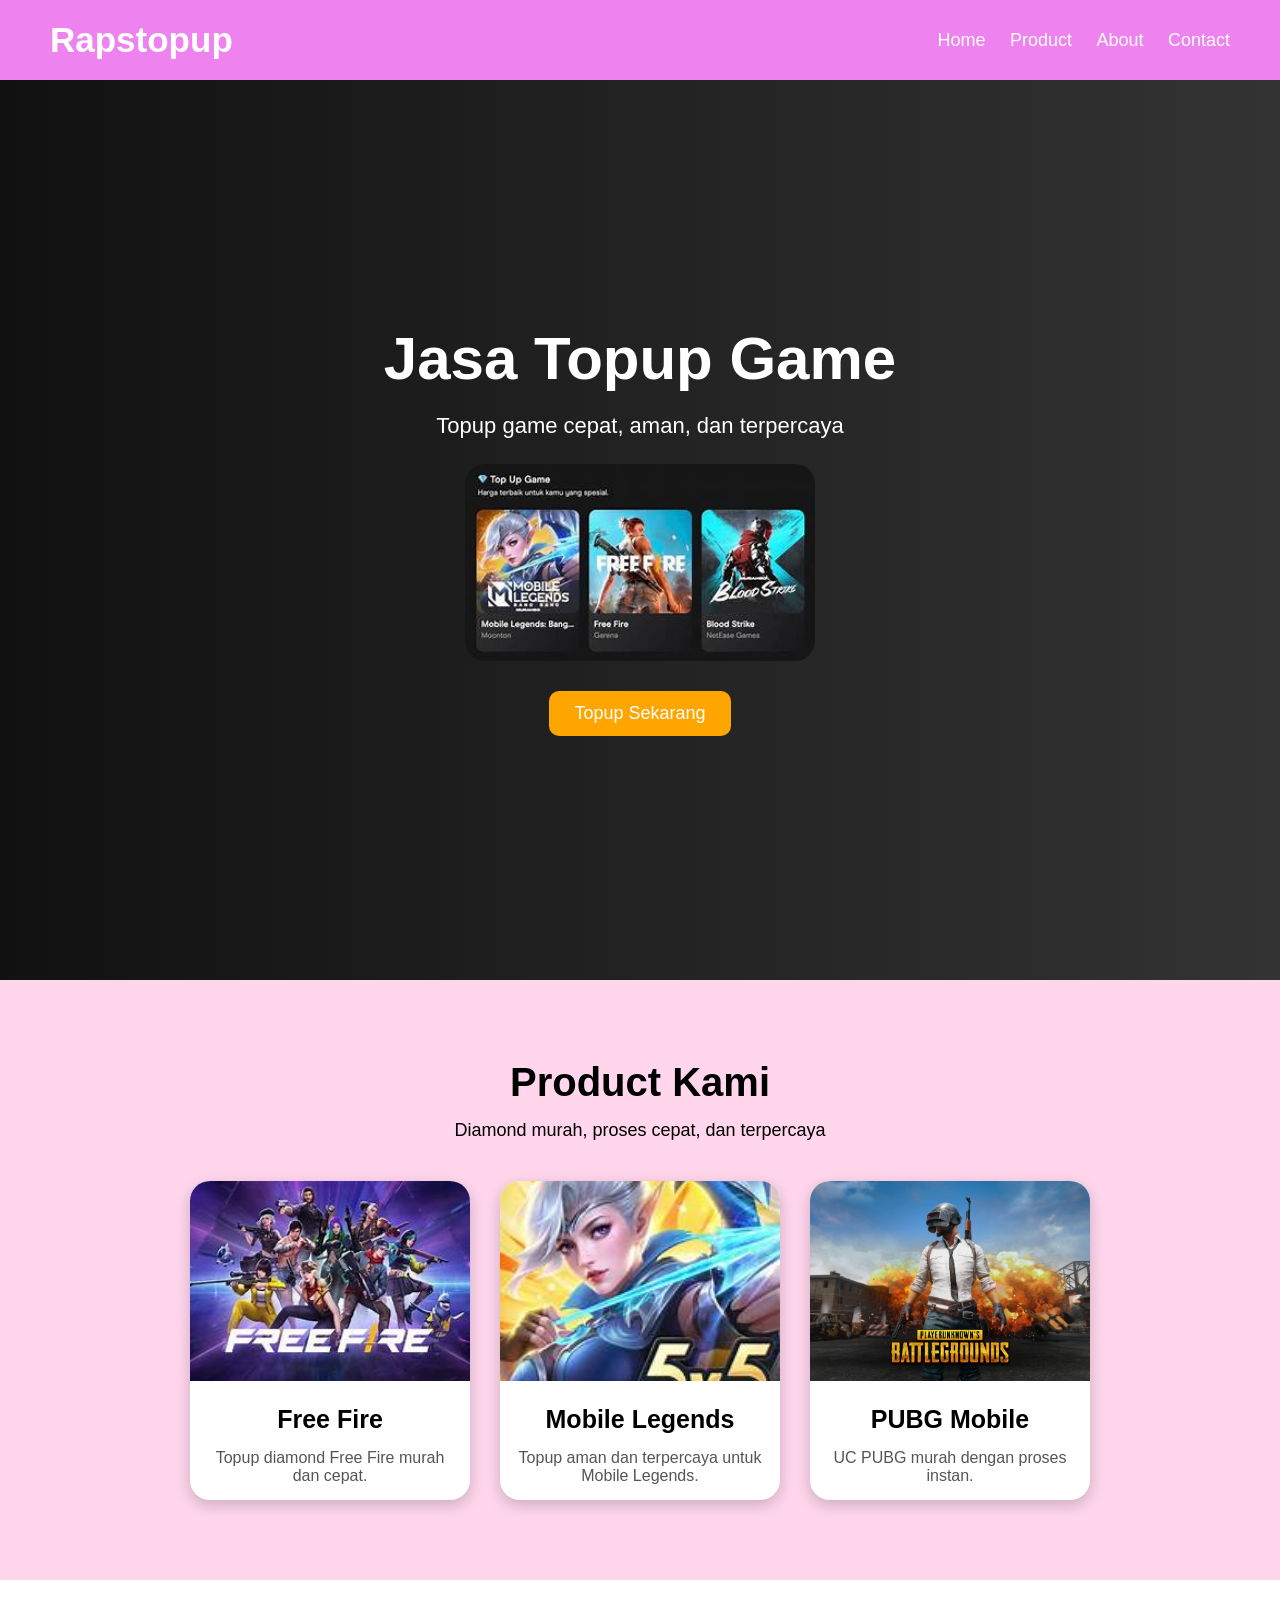
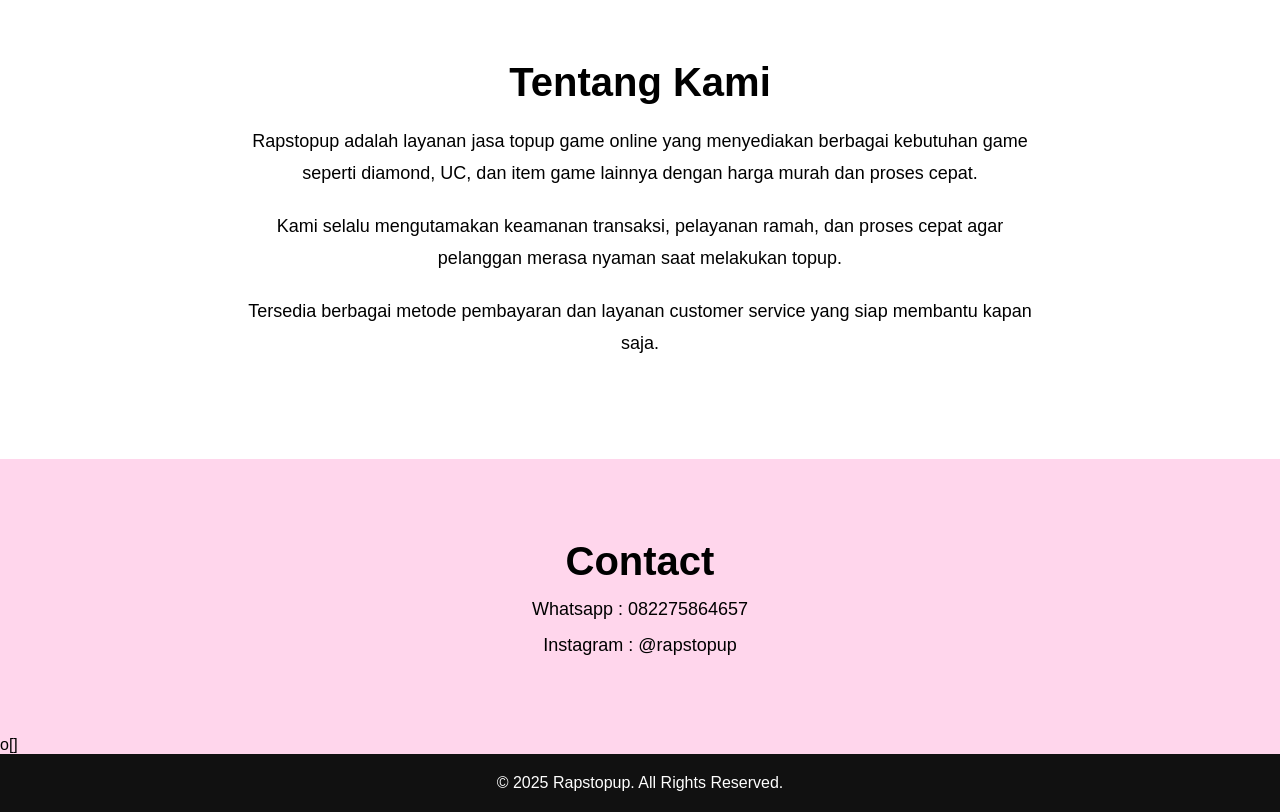
<file: index.html>
<!DOCTYPE html>
<html lang="id">
<head>
    <meta charset="UTF-8">
    <meta name="viewport" content="width=device-width, initial-scale=1.0">
    <title>Rapstopup</title>

    <link rel="stylesheet" href="jasa topup.css">
</head>
<body>

    <!-- NAVBAR -->
    <nav>
        <div class="logo">Rapstopup</div>

        <div class="menu">
            <a href="#home">Home</a>
            <a href="#product">Product</a>
            <a href="#about">About</a>
            <a href="#contact">Contact</a>
        </div>
    </nav>

    <!-- HEADER -->
    <header id="home">
        <h1>Jasa Topup Game</h1>
        <p>Topup game cepat, aman, dan terpercaya</p>

        <img src="halaman topup.jpeg" alt="Topup Game" class="hero-image">

        <button>Topup Sekarang</button>
    </header>

    <!-- PRODUCT -->
    <section id="product">
        <h2>Product Kami</h2>
        <p class="section-text">
            Diamond murah, proses cepat, dan terpercaya
        </p>

        <div class="card-container">

            <div class="card">
                <img src="ff.jpeg" alt="Free Fire">

                <h3>Free Fire</h3>

                <p>Topup diamond Free Fire murah dan cepat.</p>
            </div>

            <div class="card">
                <img src="ml.jpeg" alt="Mobile Legends">

                <h3>Mobile Legends</h3>

                <p>Topup aman dan terpercaya untuk Mobile Legends.</p>
            </div>

            <div class="card">
                <img src="pubg.jpeg" alt="PUBG Mobile">

                <h3>PUBG Mobile</h3>

                <p>UC PUBG murah dengan proses instan.</p>
            </div>

        </div>
    </section>

    <!-- ABOUT -->
    <section id="about">
        <h2>Tentang Kami</h2>

        <p class="about-text">
            Rapstopup adalah layanan jasa topup game online yang menyediakan berbagai kebutuhan game seperti diamond, UC, dan item game lainnya dengan harga murah dan proses cepat.
        </p>

        <p class="about-text">
            Kami selalu mengutamakan keamanan transaksi, pelayanan ramah, dan proses cepat agar pelanggan merasa nyaman saat melakukan topup.
        </p>

        <p class="about-text">
            Tersedia berbagai metode pembayaran dan layanan customer service yang siap membantu kapan saja.
        </p>
    </section>

    <!-- CONTACT -->
    <section id="contact">
        <h2>Contact</h2>

        <p>Whatsapp : 082275864657</p>
        <p>Instagram : @rapstopup</p>
    </section>
o[]
    <!-- FOOTER -->
    <footer>
        <p>&copy; 2025 Rapstopup. All Rights Reserved.</p>
    </footer>

</body>
</html>
</file>
<file: jasa topup.css>
*{
    margin: 0;
    padding: 0;
    box-sizing: border-box;
    scroll-behavior: smooth;
    font-family: Arial, sans-serif;
}

body{
    background-color: #ffd6ec;
}

/* NAVBAR */

nav{
    display: flex;
    justify-content: space-between;
    align-items: center;

    padding: 20px 50px;

    background-color: violet;

    position: sticky;
    top: 0;
    z-index: 1000;
}

.logo{
    color: white;
    font-size: 35px;
    font-weight: bold;
}

.menu a{
    color: white;
    text-decoration: none;
    margin-left: 20px;
    font-size: 18px;
    transition: 0.3s;
}

.menu a:hover{
    color: orange;
}

/* HEADER */

header{
    min-height: 100vh;

    display: flex;
    flex-direction: column;
    justify-content: center;
    align-items: center;

    text-align: center;

    padding: 50px 20px;

    background: linear-gradient(to right, #111, #333);

    color: white;
}

header h1{
    font-size: 60px;
    margin-bottom: 20px;
}

header p{
    font-size: 22px;
    margin-bottom: 25px;
}

.hero-image{
    width: 350px;
    max-width: 90%;

    border-radius: 20px;

    margin-bottom: 30px;
}

button{
    padding: 12px 25px;

    border: none;
    border-radius: 10px;

    background-color: orange;
    color: white;

    font-size: 18px;

    cursor: pointer;

    transition: 0.3s;
}

button:hover{
    background-color: darkorange;
    transform: scale(1.05);
}

/* SECTION */

section{
    padding: 80px 20px;
    text-align: center;
}

section h2{
    font-size: 40px;
    margin-bottom: 15px;
}

.section-text{
    margin-bottom: 40px;
    font-size: 18px;
}

/* CARD */

.card-container{
    display: flex;

    justify-content: center;

    align-items: center;

    gap: 30px;

    flex-wrap: wrap;

    margin-top: 40px;
}

.card{
    width: 280px;

    background-color: white;

    border-radius: 20px;

    overflow: hidden;

    box-shadow: 0 5px 15px rgba(0,0,0,0.2);

    transition: 0.3s;
}

.card:hover{
    transform: translateY(-10px);
}

.card img{
    width: 100%;
    height: 200px;
    object-fit: cover;
}

.card h3{
    margin-top: 20px;
    font-size: 25px;
}

.card p{
    padding: 15px;
    color: #555;
}

/* ABOUT */

#about{
    background-color: white;
}

.about-text{
    max-width: 800px;
    margin: 20px auto;
    font-size: 18px;
    line-height: 1.8;
}

/* CONTACT */

#contact p{
    margin-top: 15px;
    font-size: 18px;
}

/* FOOTER */

footer{
    background-color: #111;
    color: white;

    text-align: center;

    padding: 20px;
}
</file>
